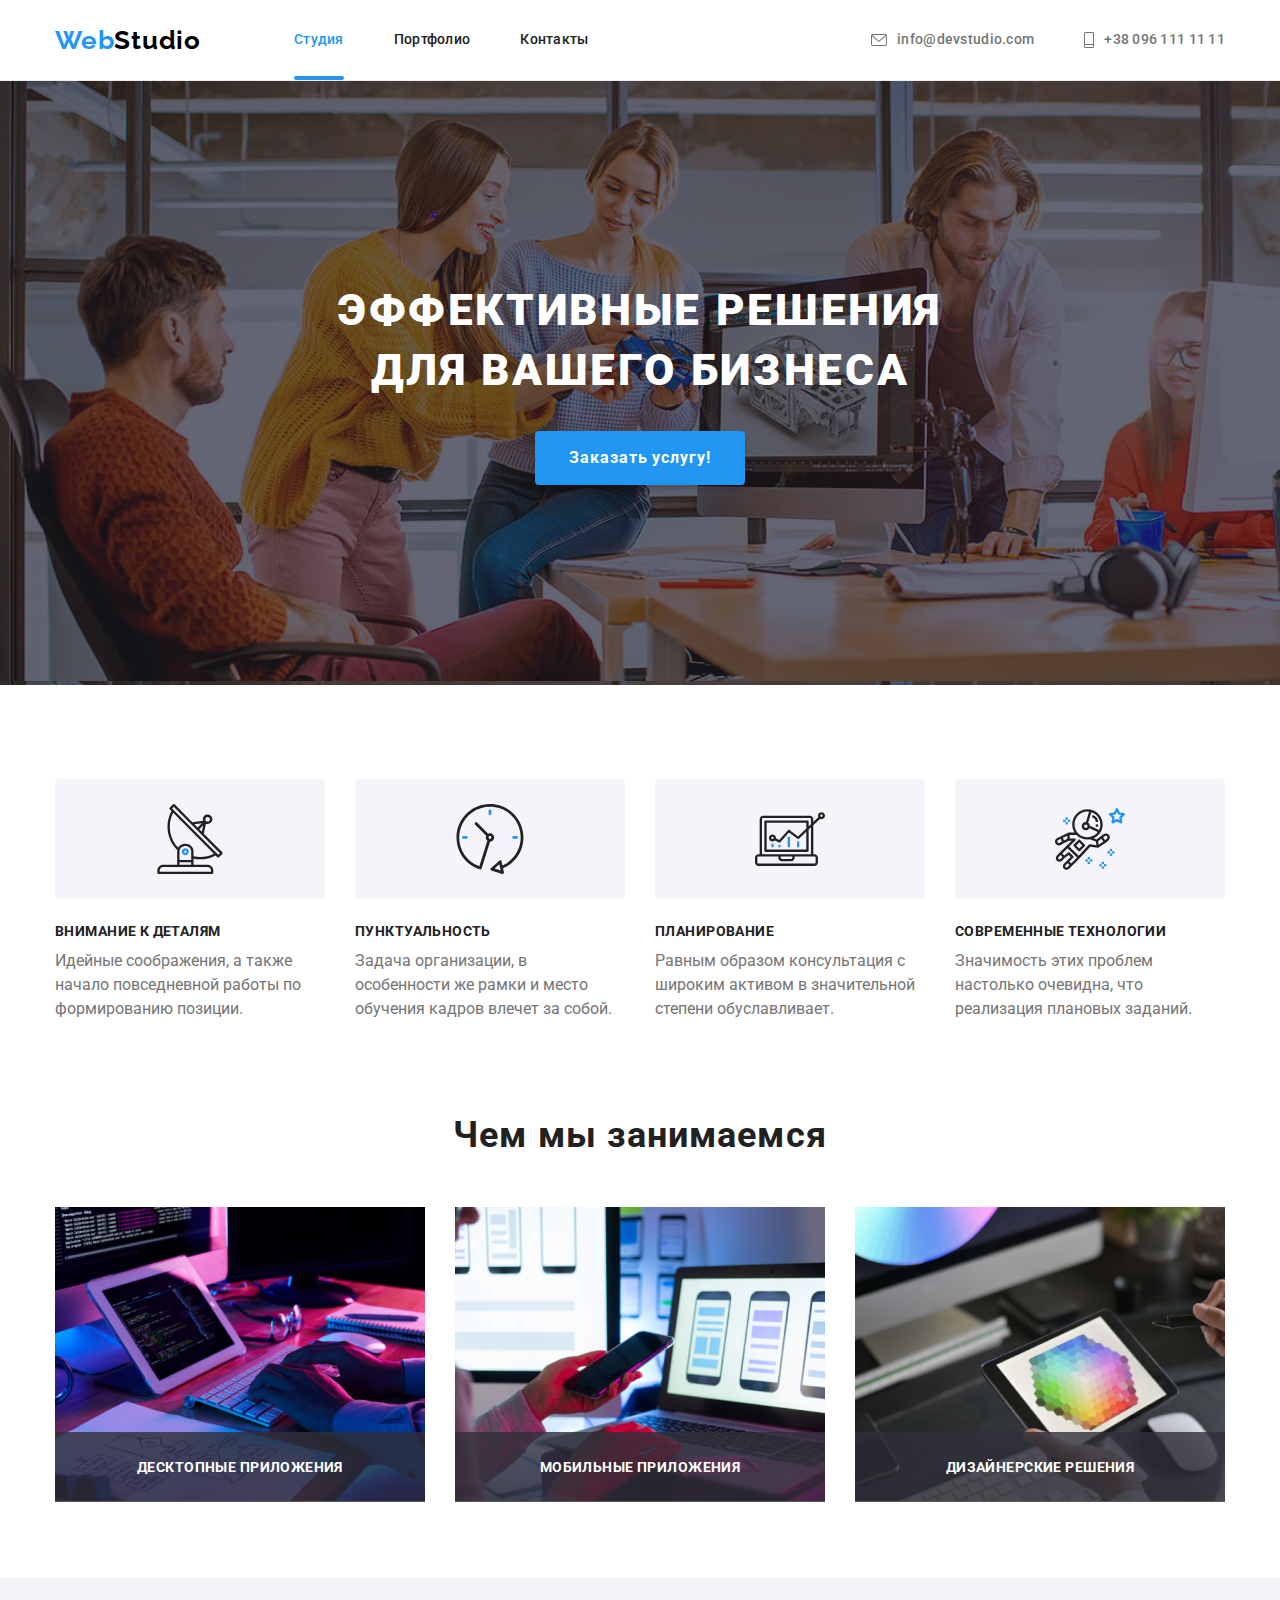
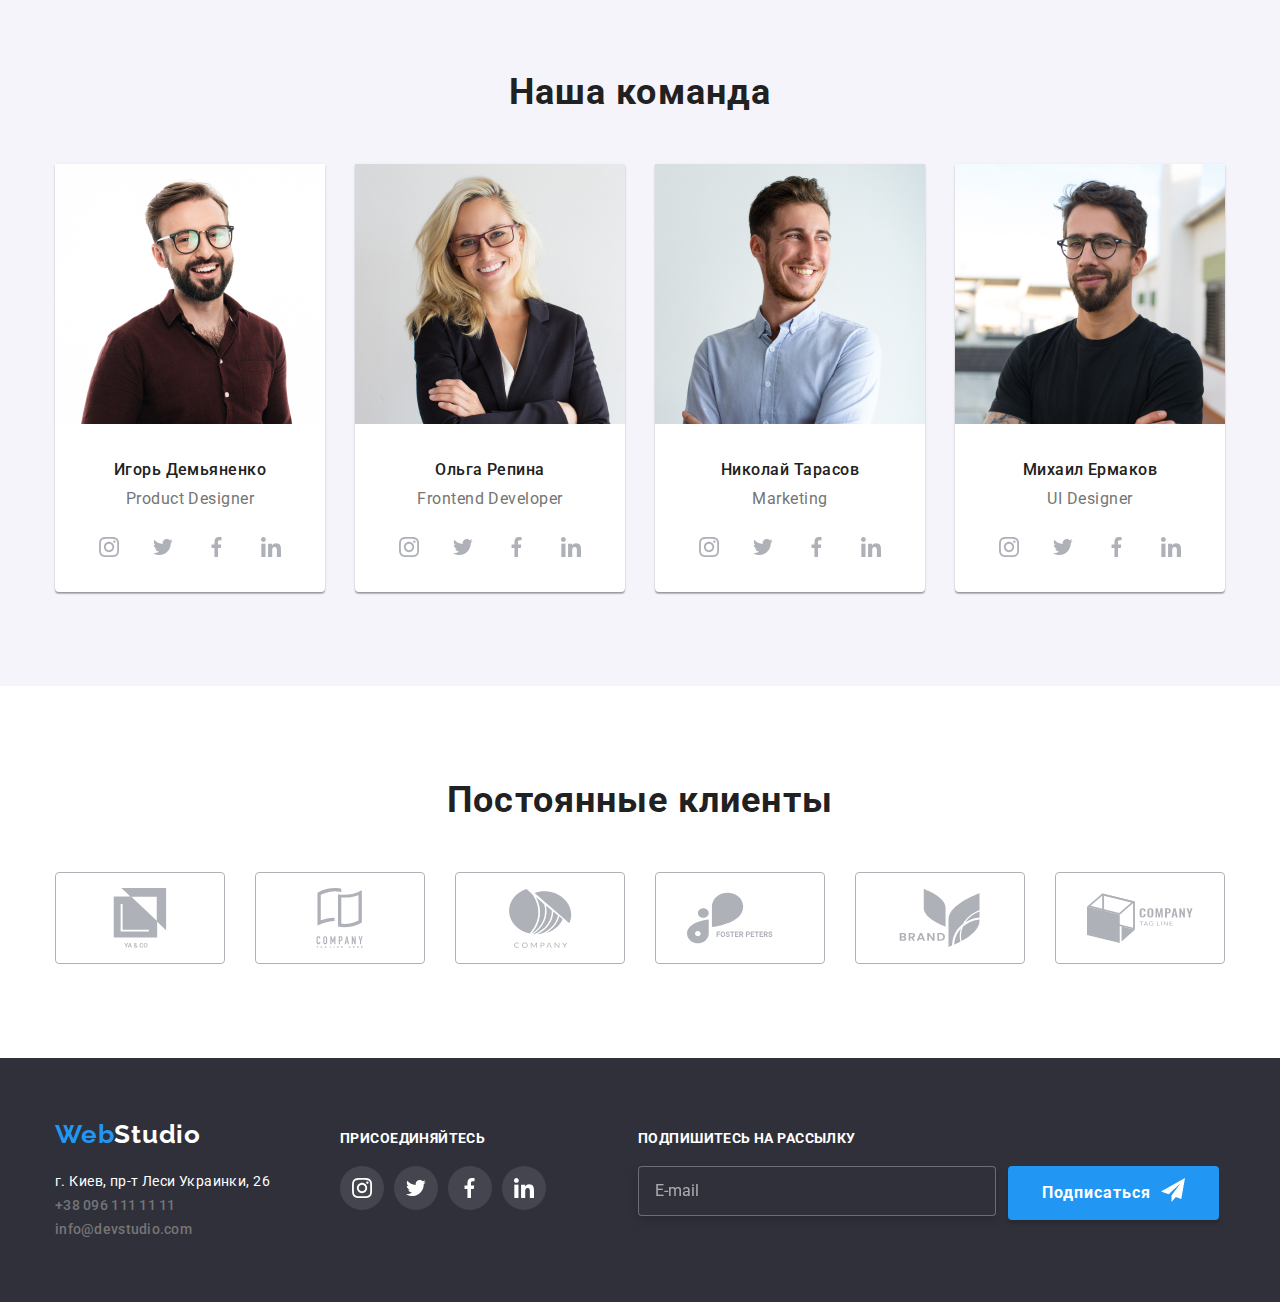
<file: index.html>
<!DOCTYPE html>
<html lang="ru">
<head>
    <meta charset="UTF-8">
    <meta http-equiv="X-UA-Compatible" content="IE=edge">
    <meta name="viewport" content="width=device-width, initial-scale=1.0">
    <title>WebStudio</title>
    <link rel="preconnect" href="https://fonts.googleapis.com">
    <link rel="preconnect" href="https://fonts.gstatic.com" crossorigin>
    <link href="https://fonts.googleapis.com/css2?family=Raleway:wght@700&family=Roboto:wght@400;500;700;900&display=swap"
        rel="stylesheet">
    <link rel="stylesheet" href="./css/main.min.css">
</head>
<body class="body">

    
    <!-- HEADER -->
<header class="page-header">
    <div class="container page-header-container">
        <nav class="navigation">
            <a class="logo-header link" 
            href="./index.html">Web<span class="logo-header__color">Studio</span></a>

            <ul class="menu list">
                <li class="menu__item">
                    <a class="menu__link link current" 
                    href="./index.html">Студия</a>
                </li>
                <li class="menu__item">
                    <a class="menu__link link" 
                    href="./portfolio.html">Портфолио</a>
                </li>
                <li class="menu__item">
                    <a class="menu__link link" 
                    href="./contacts.html">Контакты</a>
                </li>
            </ul>
        </nav>
        <ul class="contact-list list">
            <li class="contact-list__link">
                <a class="contact link" 
                href="mailto:info@devstudio.com">
                <svg class="contact__image" width="16" height="12">
                    <use href="./image/sprite.svg#email"></use>
                </svg>
                info@devstudio.com</a>
            </li>
            <li class="contact-list__link">
                <a class="contact link" 
                href="tel:+380961111111">
                <svg class="contact__image" width="10" height="16">
                    <use href="./image/sprite.svg#tel"></use>
                </svg>
                +38 096 111 11 11</a>
            </li>
        </ul>
    </div>
</header>

<main>
    <!--HERO-->
    <section class="hero">
        <div class="container">
            <h1 class="hero-side">Эффективные решения <br> для вашего бизнеса</h1>
                <button type="button" class="modal-btn" data-modal-open >Заказать услугу!</button>
        </div>
    </section>

    <!--Преймущества-->
    <section class="plus">
        <div class="container">
          <!--<h2></h2>-->
            <ul class="list plus-list">
                <li class="plus-item">
                    <div class="plus-item-wrapper">
                        <svg class="plus-symbol">
                            <use href="./image/sprite.svg#Antenna"></use>
                        </svg>
                    </div>
                    <h3 class="plus-title">Внимание к деталям</h3>
                    <p class="plus-text">Идейные соображения, а также начало повседневной работы по формированию позиции.</p>
                </li>
                <li class="plus-item">
                    <div class="plus-item-wrapper">
                        <svg class="plus-symbol">
                            <use href="./image/sprite.svg#Clock"></use>
                        </svg>
                    </div>
                    <h3 class="plus-title">Пунктуальность</h3>
                    <p class="plus-text">Задача организации, в особенности же рамки и место обучения кадров влечет за собой.</p>
                </li>
                <li class="plus-item">
                    <div class="plus-item-wrapper">
                        <svg class="plus-symbol">
                            <use href="./image/sprite.svg#Diagram"></use>
                        </svg>
                    </div>
                    <h3 class="plus-title">Планирование</h3>
                    <p class="plus-text">Равным образом консультация с широким активом в значительной степени обуславливает.</p>
                </li>
                <li class="plus-item">
                    <div class="plus-item-wrapper">
                        <svg class="plus-symbol">
                            <use href="image/sprite.svg#Astronaut"></use>
                        </svg>
                    </div>
                    <h3 class="plus-title">Современные технологии</h3>
                    <p class="plus-text">Значимость этих проблем настолько очевидна, что реализация плановых заданий.</p>
                </li>
            </ul>
        </div>
    </section>

    <!--Activity-->
    <section class="activity-section">
        <div class="container">
            <h2 class="title activity-title">Чем мы занимаемся</h2>
            <ul class="list activity-list">
                <li>
                <div class="activity-card">
                    <img class="activity-photo" src="./image/box1.jpg" 
                    alt="Планшет и клавиатура"
                    width="370"
                    height="294">
                    <p class="activite-txt">Десктопные приложения</p>
                </div>
                </li>
                <li>
                <div class="activity-card">
                    <img class="activity-photo" src="./image/box2.jpg" 
                    alt="Телефон и ноутбук"
                    width="370"
                    height="294">
                    <p class="activite-txt">Мобильные приложения</p>
                </div>
                </li>
                <li>
                <div class="activity-card">
                    <img class="activity-photo" src="./image/box3.jpg" 
                    alt="Планшет и разные цвета"
                    width="370"
                    height="294">
                    <p class="activite-txt">Дизайнерские решения</p>
                </div>
                </li>
            </ul>
        </div>
    </section>

    <!--Emploes-->
    <section class="employees-section">
        <div class="container">
            <h2 class="title employees-title">Наша команда</h2>
            <ul class="list employees-list">
                <li class="employees-card">
                    <img class="employees-photo" src="./image/Igor.jpg" 
                    alt="Igor Demianenko"
                    width="270"
                    height="260">
                    <div class="index-padding">
                        <h3 class="name-contact-people">Игорь Демьяненко</h3>
                        <p lang="en" class="work-contact-people">Product Designer</p>
                        <ul class="social-list list">
                        <li class="social-list-item">
                            <a href="https://www.instagram.com" class="social-list-item-link social-list-item-link-instagram">
                                <svg class="social-list-sprite">
                                    <use href="./image/sprite.svg#Instagram" class="social-sprite-image"></use>
                                </svg>
                            </a>
                        </li>
                        <li class="social-list-item">
                            <a href="https://www.twitter.com" class="social-list-item-link social-list-item-link-twitter">
                                <svg class="social-list-sprite">
                                    <use href="./image/sprite.svg#Twitter" class="social-sprite-image"></use>
                                </svg>
                            </a>
                        </li>
                        <li class="social-list-item">
                            <a href="https://www.facebook.com" class="social-list-item-link social-list-item-link-facebook">
                                <svg class="social-list-sprite">
                                    <use href="./image/sprite.svg#Facebook" class="social-sprite-image"></use>
                                </svg>
                            </a>
                        </li>
                        <li class="social-list-item">
                            <a href="https://www.linkedin.com" class="social-list-item-link social-list-item-link-linkedin">
                                <svg class="social-list-sprite" >
                                    <use href="./image/sprite.svg#Linkedin" class="social-sprite-image"></use>
                                </svg>
                            </a>
                        </li>
                        </ul>
                    </div>
                </li>
                <li class="employees-card">
                    <img class="employees-photo" src="./image/Olga.jpg" 
                    alt="Olga Repina"
                    width="270"
                    height="260">
                    <div class="index-padding">
                        <h3 class="name-contact-people">Ольга Репина</h3>
                        <p lang="en" class="work-contact-people">Frontend Developer</p>
                        <ul class="social-list list">
                        <li class="social-list-item">
                            <a href="https://www.instagram.com" class="social-list-item-link social-list-item-link-instagram">
                                <svg class="social-list-sprite">
                                    <use href="./image/sprite.svg#Instagram"></use>
                                </svg>
                            </a>
                        </li>
                        <li class="social-list-item">
                            <a href="https://www.twitter.com" class="social-list-item-link social-list-item-link-twitter">
                                <svg class="social-list-sprite">
                                    <use href="./image/sprite.svg#Twitter"></use>
                                </svg>
                            </a>
                        </li>
                        <li class="social-list-item">
                            <a href="https://www.facebook.com" class="social-list-item-link social-list-item-link-facebook">
                                <svg class="social-list-sprite">
                                    <use href="./image/sprite.svg#Facebook"></use>
                                </svg>
                            </a>
                        </li>
                        <li class="social-list-item">
                            <a href="https://www.linkedin.com" class="social-list-item-link social-list-item-link-linkedin">
                                <svg class="social-list-sprite">
                                    <use href="./image/sprite.svg#Linkedin"></use>
                                </svg>
                            </a>
                        </li>
                        </ul>
                    </div>
                </li>
                <li class="employees-card">
                    <img class="emploes-photo" src="./image/Nikolai.jpg" 
                    alt="Nikolai Tarasov"
                    width="270"
                    height="260">
                    <div class="index-padding">
                        <h3 class="name-contact-people">Николай Тарасов</h3>
                        <p lang="en" class="work-contact-people">Marketing</p>
                        <ul class="social-list list">
                        <li class="social-list-item">
                            <a href="https://www.instagram.com" class="social-list-item-link social-list-item-link-instagram">
                                <svg class="social-list-sprite">
                                    <use href="./image/sprite.svg#Instagram"></use>
                                </svg>
                            </a>
                        </li>
                        <li class="social-list-item">
                            <a href="https://www.twitter.com" class="social-list-item-link social-list-item-link-twitter">
                                <svg class="social-list-sprite">
                                    <use href="./image/sprite.svg#Twitter"></use>
                                </svg>
                            </a>
                        </li>
                        <li class="social-list-item">
                            <a href="https://www.facebook.com" class="social-list-item-link social-list-item-link-facebook">
                                <svg class="social-list-sprite">
                                    <use href="./image/sprite.svg#Facebook"></use>
                                </svg>
                            </a>
                        </li>
                        <li class="social-list-item">
                            <a href="https://www.linkedin.com" class="social-list-item-link social-list-item-link-linkedin">
                                <svg class="social-list-sprite">
                                    <use href="./image/sprite.svg#Linkedin"></use>
                                </svg>
                            </a>
                        </li>
                        </ul>
                    </div>
                </li>
                <li class="employees-card">
                    <img class="emploes-photo" src="./image/Mikhail.jpg" 
                    alt="Mikhail Ermakov"
                    width="270"
                    height="260">
                    <div class="index-padding">
                        <h3 class="name-contact-people">Михаил Ермаков</h3>
                        <p lang="en" class="work-contact-people">UI Designer</p>
                        <ul class="social-list list">
                        <li class="social-list-item">
                            <a href="https://www.instagram.com" class="social-list-item-link social-list-item-link-instagram">
                                <svg class="social-list-sprite">
                                    <use href="./image/sprite.svg#Instagram"></use>
                                </svg>
                            </a>
                        </li>
                        <li class="social-list-item">
                            <a href="https://www.twitter.com" class="social-list-item-link social-list-item-link-twitter">
                                <svg class="social-list-sprite">
                                    <use href="./image/sprite.svg#Twitter"></use>
                                </svg>
                            </a>
                        </li>
                        <li class="social-list-item">
                            <a href="https://www.facebook.com" class="social-list-item-link social-list-item-link-facebook">
                                <svg class="social-list-sprite">
                                    <use href="./image/sprite.svg#Facebook"></use>
                                </svg>
                            </a>
                        </li>
                        <li class="social-list-item">
                            <a href="https://www.linkedin.com" class="social-list-item-link social-list-item-link-linkedin">
                                <svg class="social-list-sprite">
                                    <use href="./image/sprite.svg#Linkedin"></use>
                                </svg>
                            </a>
                        </li>
                        </ul>
                    </div>
                </li>
            </ul>
        </div>
    </section>
</main>

    <!-- Permanent clients -->
    
<section class="permanent-section">
    <div class="container">
        <h2 class="title permanent-title">Постоянные клиенты</h2>
        <ul class="list permanent-list">
            <li>
                <a href="" class="permanent-list-item-link">
                    <svg width="106" height="60" class="permanent-list-image">
                        <use href="./image/sprite.svg#Union1"></use>
                    </svg>
                </a>
            </li>
            <li>
                <a href="" class="permanent-list-item-link">
                    <svg width="106" height="60" class="permanent-list-image">
                        <use href="./image/sprite.svg#Union2"></use>
                    </svg>
                </a>
            </li>
            <li>
                <a href="" class="permanent-list-item-link">
                    <svg width="106" height="60" class="permanent-list-image">
                        <use href="./image/sprite.svg#Union3"></use>
                    </svg>
                </a>
            </li>
            <li>
                <a href="" class="permanent-list-item-link">
                    <svg width="106" height="60" class="permanent-list-image">
                        <use href="./image/sprite.svg#Union4"></use>
                    </svg>
                </a>
            </li>
            <li>
                <a href="" class="permanent-list-item-link">
                    <svg width="106" height="60" class="permanent-list-image">
                        <use href="./image/sprite.svg#Union5"></use>
                    </svg>
                </a>
            </li>
            <li>
                <a href="" class="permanent-list-item-link">
                    <svg width="106" height="60" class="permanent-list-image">
                        <use href="./image/sprite.svg#Union6"></use>
                    </svg>
                </a>
            </li>
        </ul>
    </div>
</section>

    <!--Footer-->
<footer class="footer">
    <div class="container footer__flex">
        <div class="">
            <address>
                <a class="footer__logo link" href="./index.html">Web<span class="footer__logo-color">Studio</span></a>
                <ul class="footer__contact list">
                    <li>
                        <a class="footer__contact-map link"
                            href="https://www.google.com/maps/place/бульвар+Лесі+Українки,+26,+Київ,+02000/@50.4265807,30.5383858,17z/data=!3m1!4b1!4m5!3m4!1s0x40d4cf0e033ecbe9:0x57a4dffefec77da0!8m2!3d50.4265807!4d30.5383858"
                            target="_blank">
                            г. Киев, пр-т Леси Украинки, 26
                        </a>
                    </li>
                    <li>
                        <a class="footer__contact link" href="tel:+380961111111">+38 096 111 11 11</a>
                    </li>
                    <li>
                        <a class="footer__contact link" href="mailto:info@devstudio.com">info@devstudio.com</a>
                    </li>
                </ul>
            </address>
        </div>
        <div class="footer__list">
            <p class="footer__txt">присоединяйтесь</p>
            <ul class="list footer__link">
                <li class="footer-list-item">
                    <a href="https://www.instagram.com" class="footer__list-item-link">
                        <svg class="footer__list-sprite">
                            <use href="./image/sprite.svg#Instagram"></use>
                        </svg>
                    </a>
                </li>
                <li class="footer-list-item">
                    <a href="https://www.twitter.com" class="footer__list-item-link">
                        <svg class="footer__list-sprite">
                            <use href="./image/sprite.svg#Twitter"></use>
                        </svg>
                    </a>
                </li>
                <li class="footer-list-item">
                    <a href="https://www.facebook.com" class="footer__list-item-link">
                        <svg class="footer__list-sprite">
                            <use href="./image/sprite.svg#Facebook"></use>
                        </svg>
                    </a>
                </li>
                <li class="footer-list-item">
                    <a href="https://www.linkedin.com" class="footer__list-item-link">
                        <svg class="footer__list-sprite">
                            <use href="./image/sprite.svg#Linkedin"></use>
                        </svg>
                    </a>
                </li>
            </ul>
        </div>
        <div class="footer__social-form">
            <p class="footer__txt">
                Подпишитесь на рассылку</p>
            <form class="footer__form">
                <input type="email" name="email" placeholder="E-mail" required class="footer__form-input">

                <button type="submit" class="footer__form-button modal-btn">Подписаться
                    <svg width="24" height="24" class="footer__button-svg">
                        <use href="./image/sprite.svg#airplane"></use>
                    </svg>

                </button>
            </form>
        </div>
    </div>
</footer>

    <!--Modal Window-->

<div class="backdrop is-hidden" data-modal>
    <div class="modal">
        <button type="button" class="modal-close-btn" style data-modal-close>
            <svg class="modal-close-btn-icon" width="11" height="11">
                <use href="./image/sprite.svg#close-modal"></use>
            </svg>
        </button>
        <p class="modal-txt">Оставьте свои данные, мы вам перезвоним</p>
        <form class="modal-form">
            <label class="modal-form-fieled">
                <span class="modal-form-input-desc">Имя</span>
                <span class="modal-form-input-wrapper">
                    <input 
                        type="text" 
                        name="user_name" 
                        class="modal-form-input" 
                        required 
                        pattern="^[a-zA-Zа-яА-Я]+$" 
                        minlength="2" 
                    />
                    <svg class="modal-form-input-icon">
                        <use href="./image/sprite.svg#people"></use>
                    </svg>
                </span>
            </label>
            <label class="modal-form-fieled">
                <span class="modal-form-input-desc">Телефон</span>
                <span class="modal-form-input-wrapper">
                    <input 
                        type="tel" 
                        name="user_phone" 
                        class="modal-form-input" 
                        required 
                        pattern="[0-9]{3}-[0-9]{3}-[0-9]{2}-[0-9]{2}"
                        title="xxx-xxx-xx-xx"
                    />
                    <svg class="modal-form-input-icon">
                        <use href="./image/sprite.svg#telephone"></use>
                    </svg>
                </span>
            </label>
            <label class="modal-form-fieled">
                <span class="modal-form-input-desc">Почта</span>
                <span class="modal-form-input-wrapper">
                    <input 
                        type="email" 
                        name="user_email" 
                        class="modal-form-input" 
                        required 
                    />
                    <svg class="modal-form-input-icon">
                        <use href="./image/sprite.svg#mail"></use>
                    </svg>
                </span>
            </label>
            <label class="modal-form-fieled">
                <span class="modal-form-input-desc">Комментарий</span>
                <textarea 
                    name="user-massege"
                    class="modal-form-message"
                    placeholder="Введите текст"
                ></textarea>
            </label>
            <input id="user-polisy" type="checkbox" name="user_policy" class="modal-form-check visually-hidden">
            <label for="user-polisy" class="modal-form-check-desc">Соглашаюсь с рассылкой и принимаю&nbsp;
                <a href="" class="modal-form-check-description">Условия договора</a>
            </label>
            <button type="submit" class="modal-form-submit">Отправить</button>
        </form>
    </div>
</div>

<script src="./js/modal.js"></script>

</body>
</html>
</file>
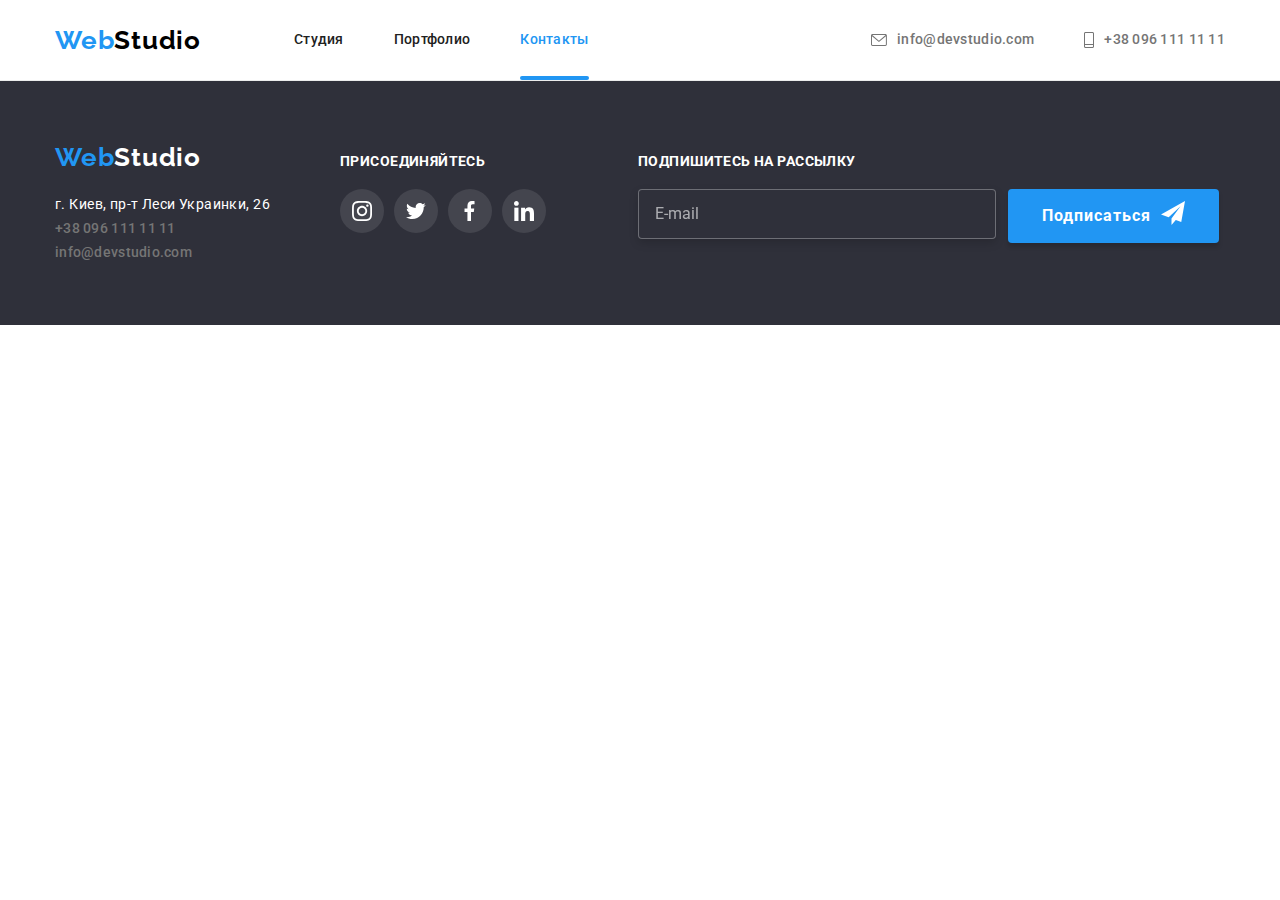
<file: contacts.html>
<!DOCTYPE html>
<html lang="ru">

<head>
    <meta charset="UTF-8">
    <meta http-equiv="X-UA-Compatible" content="IE=edge">
    <meta name="viewport" content="width=device-width, initial-scale=1.0">
    <title>WebStudio</title>
    <link rel="preconnect" href="https://fonts.googleapis.com">
    <link rel="preconnect" href="https://fonts.gstatic.com" crossorigin>
    <link
        href="https://fonts.googleapis.com/css2?family=Raleway:wght@700&family=Roboto:wght@400;500;700;900&display=swap"
        rel="stylesheet">
    <link rel="stylesheet" href="./css/main.min.css">
</head>

<body class="body">


    <!-- HEADER -->
<header class="page-header">
    <div class="container page-header-container">
        <nav class="navigation">
            <a class="logo-header link" href="./index.html">Web<span class="logo-header__color">Studio</span></a>

            <ul class="menu list">
                <li class="menu__item">
                    <a class="menu__link link" href="./index.html">Студия</a>
                </li>
                <li class="menu__item">
                    <a class="menu__link link" href="./portfolio.html">Портфолио</a>
                </li>
                <li class="menu__item">
                    <a class="menu__link link current" href="./contacts.html">Контакты</a>
                </li>
            </ul>
        </nav>
        <ul class="contact-list list">
            <li class="contact-list__link">
                <a class="contact link" href="mailto:info@devstudio.com">
                    <svg class="contact__image" width="16" height="12">
                        <use href="./image/sprite.svg#email"></use>
                    </svg>
                    info@devstudio.com</a>
            </li>
            <li class="contact-list__link">
                <a class="contact link" href="tel:+380961111111">
                    <svg class="contact__image" width="10" height="16">
                        <use href="./image/sprite.svg#tel"></use>
                    </svg>
                    +38 096 111 11 11</a>
            </li>
        </ul>
    </div>
</header>

<!--Footer-->
<footer class="footer">
    <div class="container footer__flex">
        <div class="">
            <address>
                <a class="footer__logo link" href="./index.html">Web<span class="footer__logo-color">Studio</span></a>
                <ul class="footer__contact list">
                    <li>
                        <a class="footer__contact-map link"
                            href="https://www.google.com/maps/place/бульвар+Лесі+Українки,+26,+Київ,+02000/@50.4265807,30.5383858,17z/data=!3m1!4b1!4m5!3m4!1s0x40d4cf0e033ecbe9:0x57a4dffefec77da0!8m2!3d50.4265807!4d30.5383858"
                            target="_blank">
                            г. Киев, пр-т Леси Украинки, 26
                        </a>
                    </li>
                    <li>
                        <a class="footer__contact link" href="tel:+380961111111">+38 096 111 11 11</a>
                    </li>
                    <li>
                        <a class="footer__contact link" href="mailto:info@devstudio.com">info@devstudio.com</a>
                    </li>
                </ul>
            </address>
        </div>
        <div class="footer__list">
            <p class="footer__txt">присоединяйтесь</p>
            <ul class="list footer__link">
                <li class="footer-list-item">
                    <a href="https://www.instagram.com" class="footer__list-item-link">
                        <svg class="footer__list-sprite">
                            <use href="./image/sprite.svg#Instagram"></use>
                        </svg>
                    </a>
                </li>
                <li class="footer-list-item">
                    <a href="https://www.twitter.com" class="footer__list-item-link">
                        <svg class="footer__list-sprite">
                            <use href="./image/sprite.svg#Twitter"></use>
                        </svg>
                    </a>
                </li>
                <li class="footer-list-item">
                    <a href="https://www.facebook.com" class="footer__list-item-link">
                        <svg class="footer__list-sprite">
                            <use href="./image/sprite.svg#Facebook"></use>
                        </svg>
                    </a>
                </li>
                <li class="footer-list-item">
                    <a href="https://www.linkedin.com" class="footer__list-item-link">
                        <svg class="footer__list-sprite">
                            <use href="./image/sprite.svg#Linkedin"></use>
                        </svg>
                    </a>
                </li>
            </ul>
        </div>
        <div class="footer__social-form">
            <p class="footer__txt">
                Подпишитесь на рассылку</p>
            <form class="footer__form">
                <input type="email" name="email" placeholder="E-mail" required class="footer__form-input">

                <button type="submit" class="footer__form-button modal-btn">Подписаться
                    <svg width="24" height="24" class="footer__button-svg">
                        <use href="./image/sprite.svg#airplane"></use>
                    </svg>

                </button>
            </form>
        </div>
    </div>
</footer>


</body>

</html>
</file>
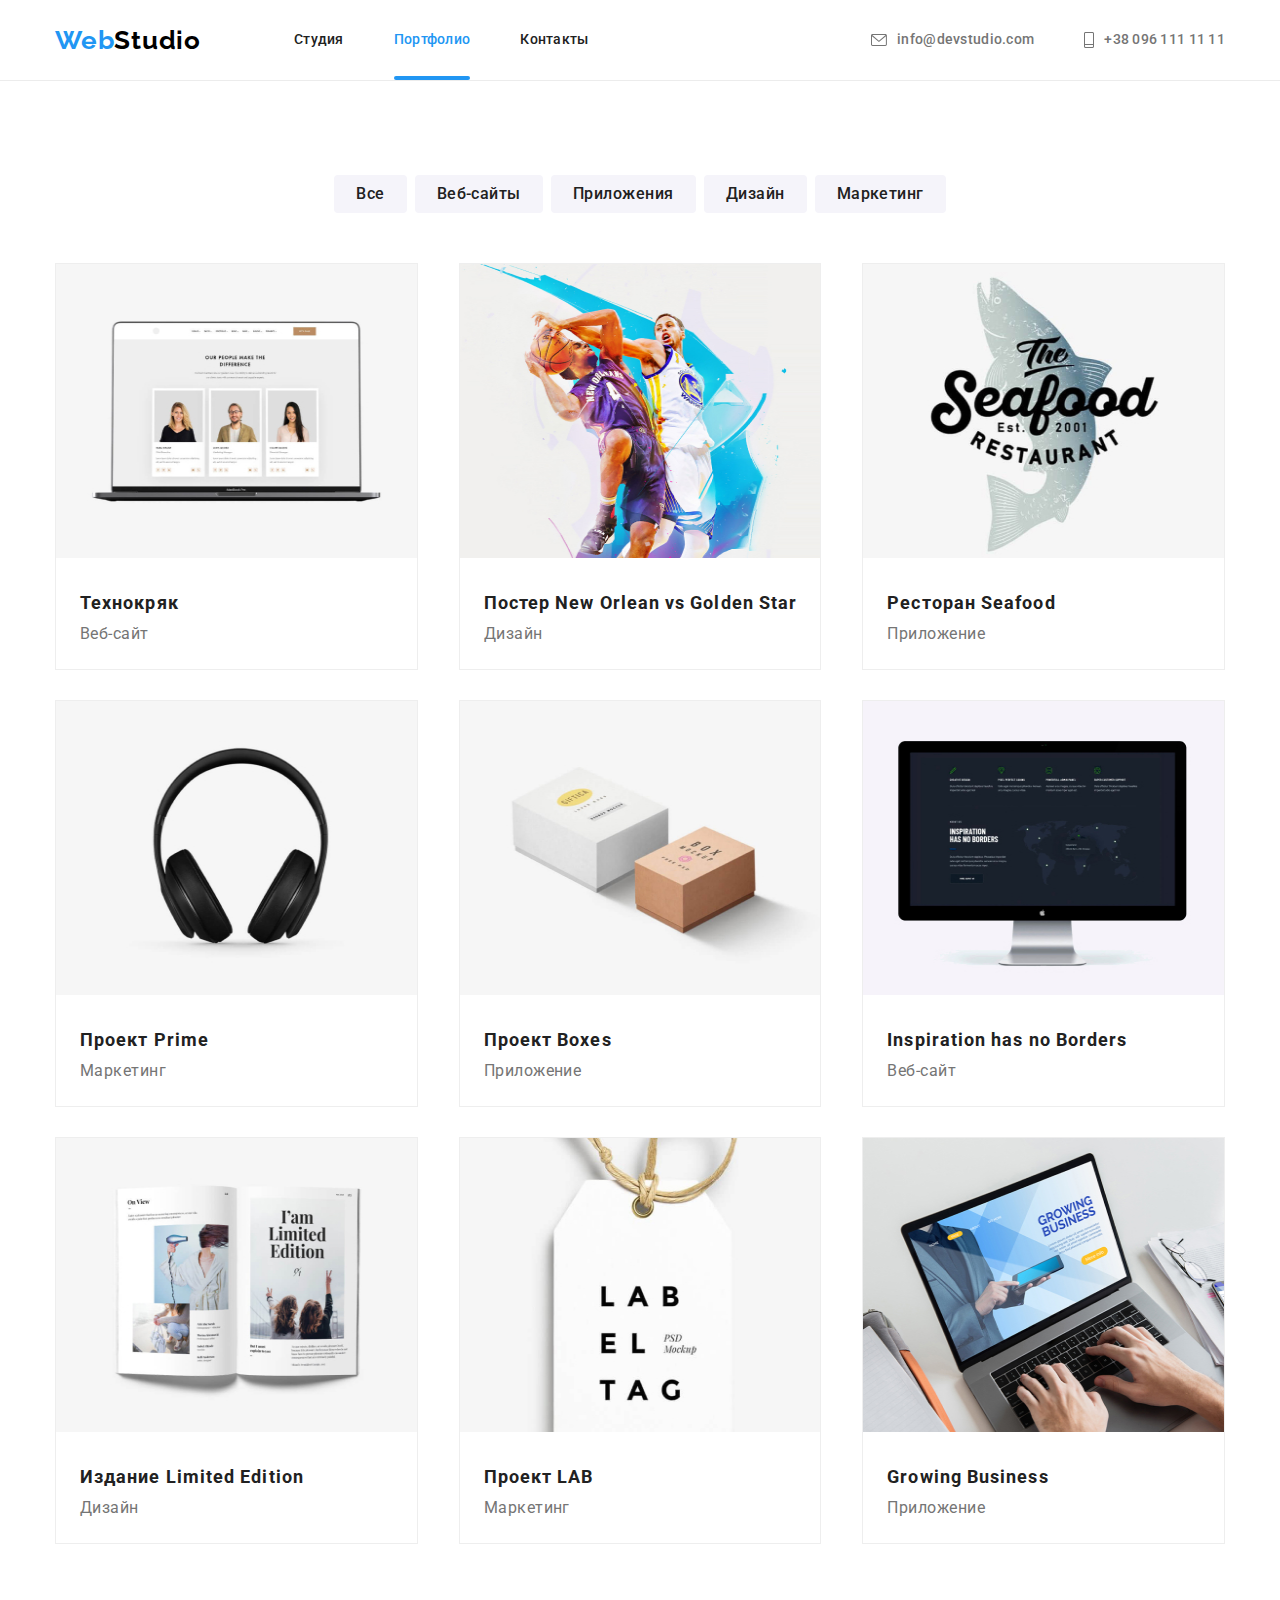
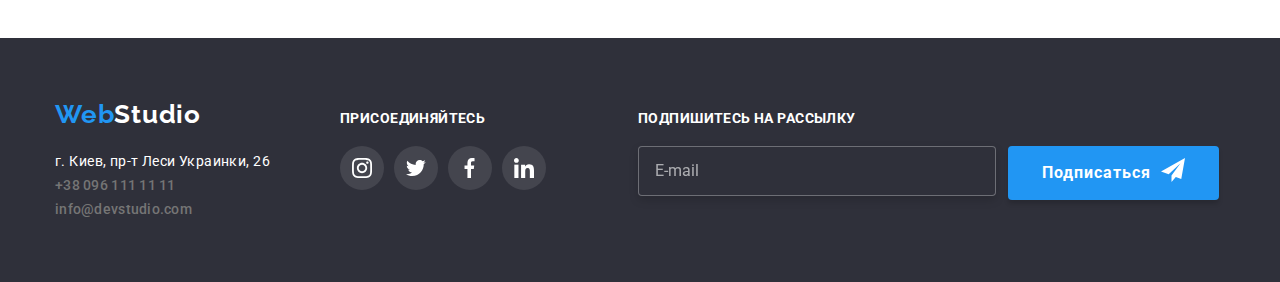
<file: portfolio.html>
<!DOCTYPE html>
<html lang="ru">

<head>
    <meta charset="UTF-8">
    <meta http-equiv="X-UA-Compatible" content="IE=edge">
    <meta name="viewport" content="width=device-width, initial-scale=1.0">
    <title>WebStudio</title>
    <link rel="preconnect" href="https://fonts.googleapis.com">
    <link rel="preconnect" href="https://fonts.gstatic.com" crossorigin>
    <link
        href="https://fonts.googleapis.com/css2?family=Raleway:wght@700&family=Roboto:wght@400;500;700;900&display=swap"
        rel="stylesheet">
    <link rel="stylesheet" href="./css/main.min.css">
</head>

<body class="body">


    <!-- HEADER -->
<header class="page-header">
    <div class="container page-header-container">
        <nav class="navigation">
            <a class="logo-header link" href="./index.html">Web<span class="logo-header__color">Studio</span></a>

            <ul class="menu list">
                <li class="menu__item">
                    <a class="menu__link link" href="./index.html">Студия</a>
                </li>
                <li class="menu__item">
                    <a class="menu__link link current" href="./portfolio.html">Портфолио</a>
                </li>
                <li class="menu__item">
                    <a class="menu__link link" href="./contacts.html">Контакты</a>
                </li>
            </ul>
        </nav>
        <ul class="contact-list list">
            <li class="contact-list__link">
                <a class="contact link" href="mailto:info@devstudio.com">
                    <svg class="contact__image" width="16" height="12">
                        <use href="./image/sprite.svg#email"></use>
                    </svg>
                    info@devstudio.com</a>
            </li>
            <li class="contact-list__link">
                <a class="contact link" href="tel:+380961111111">
                    <svg class="contact__image" width="10" height="16">
                        <use href="./image/sprite.svg#tel"></use>
                    </svg>
                    +38 096 111 11 11</a>
            </li>
        </ul>
    </div>
</header>

<!-- Types of work -->
<main>
    <section class="section">
            <!-- <h1></h1> -->
        <div class="container">           
            <ul class="work-type-list list">
                <li class="buton-list">
                    <button class="btn-list current-list" type="button">
                        Все
                    </button>
                </li>
                <li class="buton-list">
                    <button class="btn-list" type="button">
                        Веб-сайты
                    </button>
                </li>
                <li class="buton-list">
                    <button class="btn-list" type="button">
                        Приложения
                    </button>
                </li>
                <li class="buton-list">
                    <button class="btn-list" type="button">
                        Дизайн
                    </button>
                </li>
                <li class="buton-list">
                    <button class="btn-list" type="button">
                        Маркетинг
                    </button>
                </li>
            </ul>
            <ul class="works-list list">
                <li class="work-card">
                    <a href="" class="portfolio-card-link-wraper link">
                        <div class="portfolio-card-wraper">
                            <img class="work-photo" src="./image/Tekhnokryak.jpg" alt="Ноутбук" width='370' height="294">
                            <p class="overlay">
                                Ресурс предлагает комплексные предложения с разным уровнем функционала и сервисов. Все это позволит посетителю
                                получить
                                исчерпывающие сведения о компании или частном лице.
                            </p>
                        </div>
                        <div class="portfolio-padding">
                            <h2 class="portfolio-title">Технокряк</h2>
                            <p class="portfolio-section">Веб-сайт</p>
                        </div>
                    </a>
                </li>
                <li class="work-card">
                    <a href="" class="portfolio-card-link-wraper link">
                        <div class="portfolio-card-wraper">
                            <img class="work-photo" src="./image/Basketball.jpg" alt="Баскетбол" width='370' height="294">
                            <p class="overlay">
                                Ресурс предлагает комплексные предложения с разным уровнем функционала и сервисов. Все это позволит посетителю
                                получить
                                исчерпывающие сведения о компании или частном лице.
                            </p>
                        </div>
                        <div class="portfolio-padding">
                            <h2 class="portfolio-title">Постер New Orlean vs Golden Star</h2>
                            <p class="portfolio-section">Дизайн</p>
                        </div>
                    </a>
                </li>
                <li class="work-card">
                    <a href="" class="portfolio-card-link-wraper link">
                        <div class="portfolio-card-wraper">
                            <img class="work-photo" src="./image/Seafood.jpg" alt="Риба" width='370' height="294">
                            <p class="overlay">
                                Ресурс предлагает комплексные предложения с разным уровнем функционала и сервисов. Все это позволит посетителю
                                получить
                                исчерпывающие сведения о компании или частном лице.
                            </p>
                        </div>
                        <div class="portfolio-padding">
                            <h2 class="portfolio-title">Ресторан Seafood</h2>
                            <p class="portfolio-section">Приложение</p>
                        </div>
                    </a>
                </li>
                <li class="work-card">
                    <a href="" class="portfolio-card-link-wraper link">
                        <div class="portfolio-card-wraper">
                            <img class="work-photo" src="./image/Headphones.jpg" alt="Наушники" width='370' height="294">
                            <p class="overlay">
                                Ресурс предлагает комплексные предложения с разным уровнем функционала и сервисов. Все это позволит посетителю
                                получить
                                исчерпывающие сведения о компании или частном лице.
                            </p>
                        </div>
                        <div class="portfolio-padding">
                            <h2 class="portfolio-title">Проект Prime</h2>
                            <p class="portfolio-section">Маркетинг</p>
                        </div>
                    </a>
                </li>
                <li class="work-card">
                    <a href="" class="portfolio-card-link-wraper link">
                        <div class="portfolio-card-wraper">
                            <img class="work-photo" src="./image/Books.jpg" alt="Книги" width='370' height="294">
                            <p class="overlay">
                                Ресурс предлагает комплексные предложения с разным уровнем функционала и сервисов. Все это позволит посетителю
                                получить
                                исчерпывающие сведения о компании или частном лице.
                            </p>
                        </div>
                        <div class="portfolio-padding">
                            <h2 class="portfolio-title">Проект Boxes</h2>
                            <p class="portfolio-section">Приложение</p>
                        </div>
                    </a>
                </li>
                <li class="work-card">
                    <a href="" class="portfolio-card-link-wraper link">
                        <div class="portfolio-card-wraper">
                            <img class="work-photo" src="./image/PC.jpg" alt="Компютер" width='370' height="294">
                            <p class="overlay">
                                Ресурс предлагает комплексные предложения с разным уровнем функционала и сервисов. Все это позволит посетителю
                                получить
                                исчерпывающие сведения о компании или частном лице.
                            </p>
                        </div>
                        <div class="portfolio-padding">
                            <h2 class="portfolio-title">Inspiration has no Borders</h2>
                            <p class="portfolio-section">Веб-сайт</p>
                        </div>
                    </a>
                </li>
                <li class="work-card">
                    <a href="" class="portfolio-card-link-wraper link">
                        <div class="portfolio-card-wraper">
                            <img class="work-photo" src="./image/Book.jpg" alt="Книга" width='370' height="294">
                            <p class="overlay">
                                Ресурс предлагает комплексные предложения с разным уровнем функционала и сервисов. Все это позволит посетителю
                                получить
                                исчерпывающие сведения о компании или частном лице.
                            </p>
                        </div>
                        <div class="portfolio-padding">
                            <h2 class="portfolio-title">Издание Limited Edition</h2>
                            <p class="portfolio-section">Дизайн</p>
                        </div>
                    </a>
                </li>
                <li class="work-card">
                    <a href="" class="portfolio-card-link-wraper link">
                        <div class="portfolio-card-wraper">
                            <img class="work-photo" src="./image/LabelTag.jpg" alt="Лейбл" width='370' height="294">
                            <p class="overlay">
                                Ресурс предлагает комплексные предложения с разным уровнем функционала и сервисов. Все это позволит посетителю
                                получить
                                исчерпывающие сведения о компании или частном лице.
                            </p>
                        </div>
                        <div class="portfolio-padding">
                            <h2 class="portfolio-title">Проект LAB</h2>
                            <p class="portfolio-section">Маркетинг</p>
                        </div>
                    </a>
                </li>
                <li class="work-card">
                    <a href="" class="portfolio-card-link-wraper link">
                        <div class="portfolio-card-wraper">
                            <img class="work-photo" src="./image/MackBook.jpg" alt="Ноутбук" width='370' height="294">
                            <p class="overlay">
                                Ресурс предлагает комплексные предложения с разным уровнем функционала и сервисов. Все это позволит посетителю
                                получить
                                исчерпывающие сведения о компании или частном лице.
                            </p>
                        </div>
                        <div class="portfolio-padding">
                            <h2 class="portfolio-title">Growing Business</h2>
                            <p class="portfolio-section">Приложение</p>
                        </div>
                    </a>
                </li>
            </ul>
        </div>
    </section>
</main>

    <!--Footer-->
<footer class="footer">
    <div class="container footer__flex">
        <div class="">
            <address>
                <a class="footer__logo link" href="./index.html">Web<span class="footer__logo-color">Studio</span></a>
                <ul class="footer__contact list">
                    <li>
                        <a class="footer__contact-map link"
                            href="https://www.google.com/maps/place/бульвар+Лесі+Українки,+26,+Київ,+02000/@50.4265807,30.5383858,17z/data=!3m1!4b1!4m5!3m4!1s0x40d4cf0e033ecbe9:0x57a4dffefec77da0!8m2!3d50.4265807!4d30.5383858"
                            target="_blank">
                            г. Киев, пр-т Леси Украинки, 26
                        </a>
                    </li>
                    <li>
                        <a class="footer__contact link" href="tel:+380961111111">+38 096 111 11 11</a>
                    </li>
                    <li>
                        <a class="footer__contact link" href="mailto:info@devstudio.com">info@devstudio.com</a>
                    </li>
                </ul>
            </address>
        </div>
        <div class="footer__list">
            <p class="footer__txt">присоединяйтесь</p>
            <ul class="list footer__link">
                <li class="footer-list-item">
                    <a href="https://www.instagram.com" class="footer__list-item-link">
                        <svg class="footer__list-sprite">
                            <use href="./image/sprite.svg#Instagram"></use>
                        </svg>
                    </a>
                </li>
                <li class="footer-list-item">
                    <a href="https://www.twitter.com" class="footer__list-item-link">
                        <svg class="footer__list-sprite">
                            <use href="./image/sprite.svg#Twitter"></use>
                        </svg>
                    </a>
                </li>
                <li class="footer-list-item">
                    <a href="https://www.facebook.com" class="footer__list-item-link">
                        <svg class="footer__list-sprite">
                            <use href="./image/sprite.svg#Facebook"></use>
                        </svg>
                    </a>
                </li>
                <li class="footer-list-item">
                    <a href="https://www.linkedin.com" class="footer__list-item-link">
                        <svg class="footer__list-sprite">
                            <use href="./image/sprite.svg#Linkedin"></use>
                        </svg>
                    </a>
                </li>
            </ul>
        </div>
        <div class="footer__social-form">
            <p class="footer__txt">
                Подпишитесь на рассылку</p>
            <form class="footer__form">
                <input type="email" name="email" placeholder="E-mail" required class="footer__form-input">

                <button type="submit" class="footer__form-button modal-btn">Подписаться
                    <svg width="24" height="24" class="footer__button-svg">
                        <use href="./image/sprite.svg#airplane"></use>
                    </svg>

                </button>
            </form>
        </div>
    </div>
</footer>
    
    
</body>
    
</html>
</file>
<file: css/main.min.css>
:root{--accent-color: #212121;--white-color: #FFFFFF;--main-color: #2196F3;--top-color: #F5F4FA;--secondary-color: #757575;--transition: 250ms cubic-bezier(0.4, 0, 0.2, 1) }*,*::before,*::after{box-sizing:border-box;margin:0;padding:0}html,body{height:100%}body{line-height:1.5;-webkit-font-smoothing:antialiased}image,svg{display:block;max-width:100%}input,button,textarea{font:inherit}p,h1,h2,h3,h4,h5,h6{overflow-wrap:break-word;margin-top:0;margin-bottom:0}a{text-decoration:none}ul{list-style:none}.list{list-style:none}.link{text-decoration:none}.container{box-sizing:border-box;width:1200px;margin-left:auto;margin-right:auto;padding-right:15px;padding-left:15px}.visually-hidden{position:absolute;width:1px;height:1px;margin:-1px;padding:0;overflow:hidden;border:0;clip:rect(0 0 0 0)}.body{font-family:"Roboto",sans-serif;font-weight:14px;color:var(--accent-color);margin:0}.logo-header{font-family:"Raleway",sans-serif;font-style:normal;font-weight:700;font-size:26px;line-height:1.19;letter-spacing:.03em;color:var(--main-color);margin-right:93px}.logo-header__color{font-style:normal;font-weight:700;font-size:26px;line-height:1.19;letter-spacing:.03em;color:#000}.section-description{font-family:"Roboto",sans-serif;font-size:14px;line-height:1.71;letter-spacing:.03em;color:var(--secondary-color)}.title{font-family:"Roboto",sans-serif;font-style:normal;font-weight:700;font-size:36px;line-height:1.16;text-align:center;letter-spacing:.03em;color:var(--accent-color);margin-bottom:50px}.name-contact-people{font-family:"Roboto",sans-serif;font-weight:500;font-size:16px;line-height:1.18;text-align:center;letter-spacing:.03em;color:var(--accent-color)}.work-contact-people{font-family:"Roboto",sans-serif;font-size:16px;line-height:1.18;text-align:center;letter-spacing:.03em;color:var(--secondary-color);margin-bottom:16px}.page-header{border-bottom:1px solid #ececec}.page-header-container{display:flex;align-items:center;justify-content:space-between}.navigation{display:flex;align-items:center}.menu{display:flex;align-items:center}.menu__item:not(:last-child){margin-right:50px}.contact{display:flex;align-items:center}.menu__link{padding:32px 0;font-style:normal;font-weight:500;font-size:14px;line-height:1.14;letter-spacing:.02em;color:var(--accent-color);display:block;transition:color var(--transition)}.menu__link:hover,.menu__link:focus{color:var(--main-color);text-shadow:0px 4px 4px rgba(0,0,0,.25)}.current{color:var(--main-color);position:relative}.current::after{background-color:var(--main-color);position:absolute;content:"";display:block;width:100%;bottom:0;height:4px;border-radius:2px}.current-list{color:var(--main-color)}.contact-list{display:flex}.contact-list__link{margin-left:50px}.contact-list__link:first-child{margin-left:0}.contact{font-style:normal;font-weight:500;font-size:14px;line-height:1.14;letter-spacing:.02em;color:var(--secondary-color);font-style:normal;transition:color 250ms cubic-bezier(0.4, 0, 0.2, 1)}.contact:hover,.contact:focus{color:var(--main-color)}.contact:hover .contact__image,.contact:focus .contact__image{color:var(--main-color)}.contact__image{margin-right:10px;fill:currentColor}.hero{text-align:center;padding:200px 0;background-image:linear-gradient(rgba(47, 48, 58, 0.4), rgba(47, 48, 58, 0.4)),url(../image/Hero.jpg);background-color:#c4c4c4}.hero-side{padding-bottom:30px;font-weight:900;font-size:44px;line-height:1.36;text-align:center;letter-spacing:.06em;text-transform:uppercase;color:#fff}.modal-btn{padding-top:10px;padding-bottom:10px;padding-left:32px;padding-right:32px;font-family:"Roboto",sans-serif;font-style:normal;font-weight:700;font-size:16px;line-height:1.87;letter-spacing:.06em;color:var(--white-color);background:var(--main-color);box-shadow:0px 4px 4px rgba(0,0,0,.15);border-radius:4px;border-color:rgba(0,0,0,0)}.modal-btn:hover{cursor:pointer}.plus{padding:94px 0}.plus-list{display:flex}.plus-item:not(:last-child){margin-right:30px}.plus-item-wrapper{background-color:var(--top-color);width:270px;height:120px;border-radius:4px;margin-bottom:25px;display:flex;align-items:center;justify-content:center}.plus-symbol{width:70px;height:70px}.plus-title{margin-bottom:10px;font-style:normal;font-weight:700;font-size:14px;line-height:1.14;letter-spacing:.03em;text-transform:uppercase;color:var(--accent-color)}.plus-text{width:270px;color:var(--secondary-color)}.activity{padding-bottom:94px}.section-title{font-style:normal;font-weight:700;font-size:36px;line-height:1.16;text-align:center;letter-spacing:.03em;margin-bottom:50px}.activity-list{display:flex;flex-wrap:wrap;gap:30px}.activity-card{position:relative}.activite-txt{position:relative;bottom:76.5px;left:0;display:flex;align-items:center;justify-content:center;font-family:"Roboto",sans-serif;font-style:normal;font-weight:700;font-size:14px;line-height:16px;text-align:center;letter-spacing:.03em;text-transform:uppercase;color:var(--white-color);background:rgba(47,48,58,.8);width:370px;height:70px}.employees-section{background-color:var(--top-color);padding-top:94px;padding-bottom:94px}.employees-title{margin-bottom:50px}.employees-list{display:flex;flex-wrap:wrap;gap:30px}.employees-card{width:270px;height:428px;background:var(--white-color);box-shadow:0px 1px 3px rgba(0,0,0,.12),0px 1px 1px rgba(0,0,0,.14),0px 2px 1px rgba(0,0,0,.2);border-radius:0px 0px 4px 4px}.name-contact-people{margin-bottom:10px}.index-padding{padding-top:30px;padding-bottom:30px}.social-list{display:flex;justify-content:center;gap:10px}.social-list-item-link{display:flex;justify-content:center;align-items:center;width:44px;height:44px;border-radius:50%;background-color:var(--white-color);transition:color 250ms cubic-bezier(0.4, 0, 0.2, 1),background-color 250ms cubic-bezier(0.4, 0, 0.2, 1)}.social-list-item-link:hover,.social-list-item-link:focus{background-color:var(--main-color)}.social-list-item-link:hover .social-list-sprite,.social-list-item-link:focus .social-list-sprite{fill:var(--white-color)}.social-list-sprite{fill:#afb1b8;width:20px;height:20px;transition:var(--transition)}.permanent-section{padding:94px 0}.permanent-title{margin-bottom:50px}.permanent-list{display:flex;justify-content:center;gap:30px}.permanent-list-item-link{display:flex;justify-content:center;align-items:center;box-sizing:border-box;background-color:var(--white-color);fill:#afb1b8;width:170px;height:92px;border:1px solid #afb1b8;border-radius:4px;transition:fill var(--transition),border-color var(--transition)}.permanent-list-item-link:focus,.permanent-list-item-link:hover{fill:var(--main-color);border-color:var(--main-color)}.footer__list{padding-left:70px}.footer__flex{display:flex;align-items:baseline}.footer__link{display:flex;gap:10px}.footer__txt{font-family:"Roboto",sans-serif;font-style:normal;font-weight:700;font-size:14px;line-height:16px;letter-spacing:.03em;text-transform:uppercase;color:var(--white-color);padding-bottom:20px}.footer__list-item-link{display:flex;justify-content:center;align-items:center;width:44px;height:44px;border-radius:50%;background:rgba(255,255,255,.1);transition:background-color var(--transition)}.footer__list-item-link:hover,.footer__list-item-link:focus{background-color:var(--main-color)}.footer__list-sprite{fill:var(--white-color);width:20px;height:20px}.footer__social-form{padding-top:12px}.footer-form-input{width:358px;height:50px;padding:15px 16px;background-color:#2f303a;color:var(--white-color);border:1px solid rgba(255,255,255,.3);filter:drop-shadow(0px 4px 4px rgba(0, 0, 0, 0.15));border-radius:4px;margin-right:12px}.footer-form-input::placeholder{color:rgba(255,255,255,.6)}.footer__button-svg{margin-left:10px}.footer{background:#2f303a;padding-top:60px;padding-bottom:60px}.footer__logo{font-family:"Raleway",sans-serif;font-style:normal;font-weight:700;font-size:26px;line-height:1.19;letter-spacing:.03em;color:var(--main-color)}.footer__contact{padding-top:20px}.footer__logo-color{font-style:normal;font-weight:700;font-size:26px;line-height:1.19;letter-spacing:.03em;color:var(--white-color)}.footer__contact-map{font-family:"Roboto",sans-serif;font-style:normal;font-weight:400;font-size:14px;line-height:1.71;letter-spacing:.03em;color:var(--white-color);padding-top:20px;transition:color var(--transition)}.footer__contact-map:hover,.footer__contact-map:focus{color:#2196f3}.footer__contact{font-family:"Roboto",sans-serif;font-style:normal;font-weight:500;font-size:14px;line-height:1.71;letter-spacing:.02em;color:var(--secondary-color);transition:color var(--transition)}.footer__contact:hover,.footer__contact:focus{color:var(--main-color)}.footer__form{display:flex}.footer__social-form{padding-top:12px;padding-left:92px}.footer__form-input{width:358px;height:50px;padding:15px 16px;background-color:#2f303a;color:var(--white-color);border:1px solid rgba(255,255,255,.3);filter:drop-shadow(0px 4px 4px rgba(0, 0, 0, 0.15));border-radius:4px;margin-right:12px}.footer__form-input::placeholder{color:rgba(255,255,255,.6)}.footer__form-button{display:flex}.backdrop{position:fixed;top:0;left:0;z-index:100;width:100%;height:100%;background-color:rgba(0,0,0,.2);transition:opasity var(--transition),visibility var(--transition)}.backdrop.is-hidden{opacity:0;visibility:hidden;pointer-events:none}.modal{position:absolute;top:50%;left:50%;transform:translate(-50%, -50%);width:528px;height:580px;background-color:#fff;padding:40px}.modal-close-btn{position:absolute;top:8px;right:8px;display:flex;justify-content:center;align-items:center;width:30px;height:30px;border-radius:50%;background-color:rgba(0,0,0,0);border:1px solid rgba(0,0,0,.1);padding:0;transition:border-color var(--transition)}.modal-close-btn:hover,.modal-close-btn:focus{background-color:var(--white-color)}.modal-close-btn-icon{transition:fill var(--transition)}.modal-close-btn:hover .modal-close-btn-icon,.modal-close-btn:focus .modal-close-btn-icon{fill:var(--main-color)}.modal-txt{font-style:normal;font-weight:700;font-size:20px;line-height:1.15;text-align:center;letter-spacing:.03em;color:var(--accent-color);margin-bottom:12px}.modal-form{display:flex;flex-direction:column}.modal-form-fieled{margin-bottom:10px}.modal-form-input-wrapper{display:block;position:relative}.modal-form-input{width:100%;height:40px;border:1px solid rgba(33,33,33,.2);border-radius:4px;padding-left:42px;transition:border-color var(--transition)}.modal-form-input:focus{border-color:var(--main-color);outline:none}.modal-form-input:focus+.modal-form-input-icon{fill:var(--main-color)}.modal-form-input-desc{display:block;font-style:normal;font-weight:400;font-size:12px;line-height:14px;letter-spacing:.01em;color:var(--secondary-color);margin-bottom:4px}.modal-form-message{width:100%;height:120px;padding:12px 16px;resize:none;border-radius:4px;border:1px solid rgba(33,33,33,.2);transition:border-color var(--transition)}.modal-form-message:focus{border-color:var(--main-color);outline:none}.modal-form-message::placeholder{font-size:12px;color:rgba(117,117,117,.5)}.modal-form-input-icon{transition:fill var(--transition);fill:#000;position:absolute;top:50%;left:12px;transform:translate(0, -50%);display:block;width:12px;height:12px}.modal-form-check-desc{display:flex;align-items:center;font-size:14px;margin-bottom:30px;margin-left:12px;color:var(--secondary-color)}.modal-form-check-desc::before{display:block;width:16px;height:15px;border:2px solid var(--accent-color);border-radius:2px;content:"";cursor:pointer;background:#fff;margin-right:7px}.modal-form-check:checked+.modal-form-check-desc::before{background-image:url(../image/icon.svg);background-color:var(--main-color);background-repeat:no-repeat;background-position:center;border:none}.modal-form-check:focus+.modal-form-check-desc::before{outline:1px solid var(--main-color)}.modal-form-check-description{color:var(--main-color)}.modal-form-submit{font-weight:700;font-size:16px;line-height:1.88;font-family:inherit;letter-spacing:.06em;min-width:160px;align-self:center;padding:10px 55px;color:var(--white-color);background:var(--main-color);box-shadow:0px 4px 4px rgba(0,0,0,.15);border-radius:4px;transition:color var(--transition),background-color var(--transition);border:none}.modal-form-submit:hover,.modal-form-submit:focus{background-color:background-color #188ce8}.section{padding:94px 0}.work-type-list{display:flex;justify-content:center;margin-bottom:50px}.buton-list:not(:last-child){margin-right:8px}.btn-list{border:0;padding-top:6px;padding-bottom:6px;padding-left:22px;padding-right:22px;font-family:"Roboto",sans-serif;font-style:normal;font-weight:500;font-size:16px;line-height:1.62;text-align:center;letter-spacing:.03em;cursor:pointer;color:var(--accent-color);background:#f5f4fa;border-radius:4px;transition:color var(--transition),background-color var(--transition)}.btn-list:hover,.btn-list:focus{font-family:"Roboto",sans-serif;font-style:normal;font-weight:500;font-size:16px;line-height:1.62;text-align:center;letter-spacing:.03em;color:var(--white-color);background:var(--main-color)}.completed-works{padding-top:34px;padding-bottom:94px}.works-list{justify-content:space-between;display:flex;flex-wrap:wrap;gap:30px 0}.work-card{width:31%;background:var(--white-color);border:1px solid #eee}.work-card:focus,.work-card:hover{background:var(--white-color);border:1px solid #eee;box-shadow:0px 1px 1px rgba(0,0,0,.12),0px 4px 4px rgba(0,0,0,.06),1px 4px 6px rgba(0,0,0,.16)}.portfolio-card-wraper{position:relative;overflow:hidden}.work-photo{width:100%}.overlay{transition:transform 500ms linear;transform:translate(0, 102.5%);overflow:auto;position:absolute;left:0;top:0;max-width:100%;max-height:100%;font-family:"Roboto",sans-serif;font-style:normal;font-weight:400;font-size:18px;line-height:28px;letter-spacing:.03em;color:var(--white-color);padding:63px 24px;background:rgba(33,150,243,.9)}.portfolio-card-link-wraper:hover .overlay,.portfolio-card-link-wraper:focus .overlay{transform:translate(0, 0)}.portfolio-padding{padding:20px 24px}.portfolio-title{margin-bottom:4px;width:322px;height:30px;font-family:"Roboto",sans-serif;font-style:normal;font-weight:700;font-size:18px;line-height:2;letter-spacing:.06em;color:var(--accent-color)}.portfolio-section{width:322px;height:30px;font-family:"Roboto",sans-serif;font-size:16px;line-height:1.87;letter-spacing:.03em;color:var(--secondary-color)}/*# sourceMappingURL=main.min.css.map */
</file>
